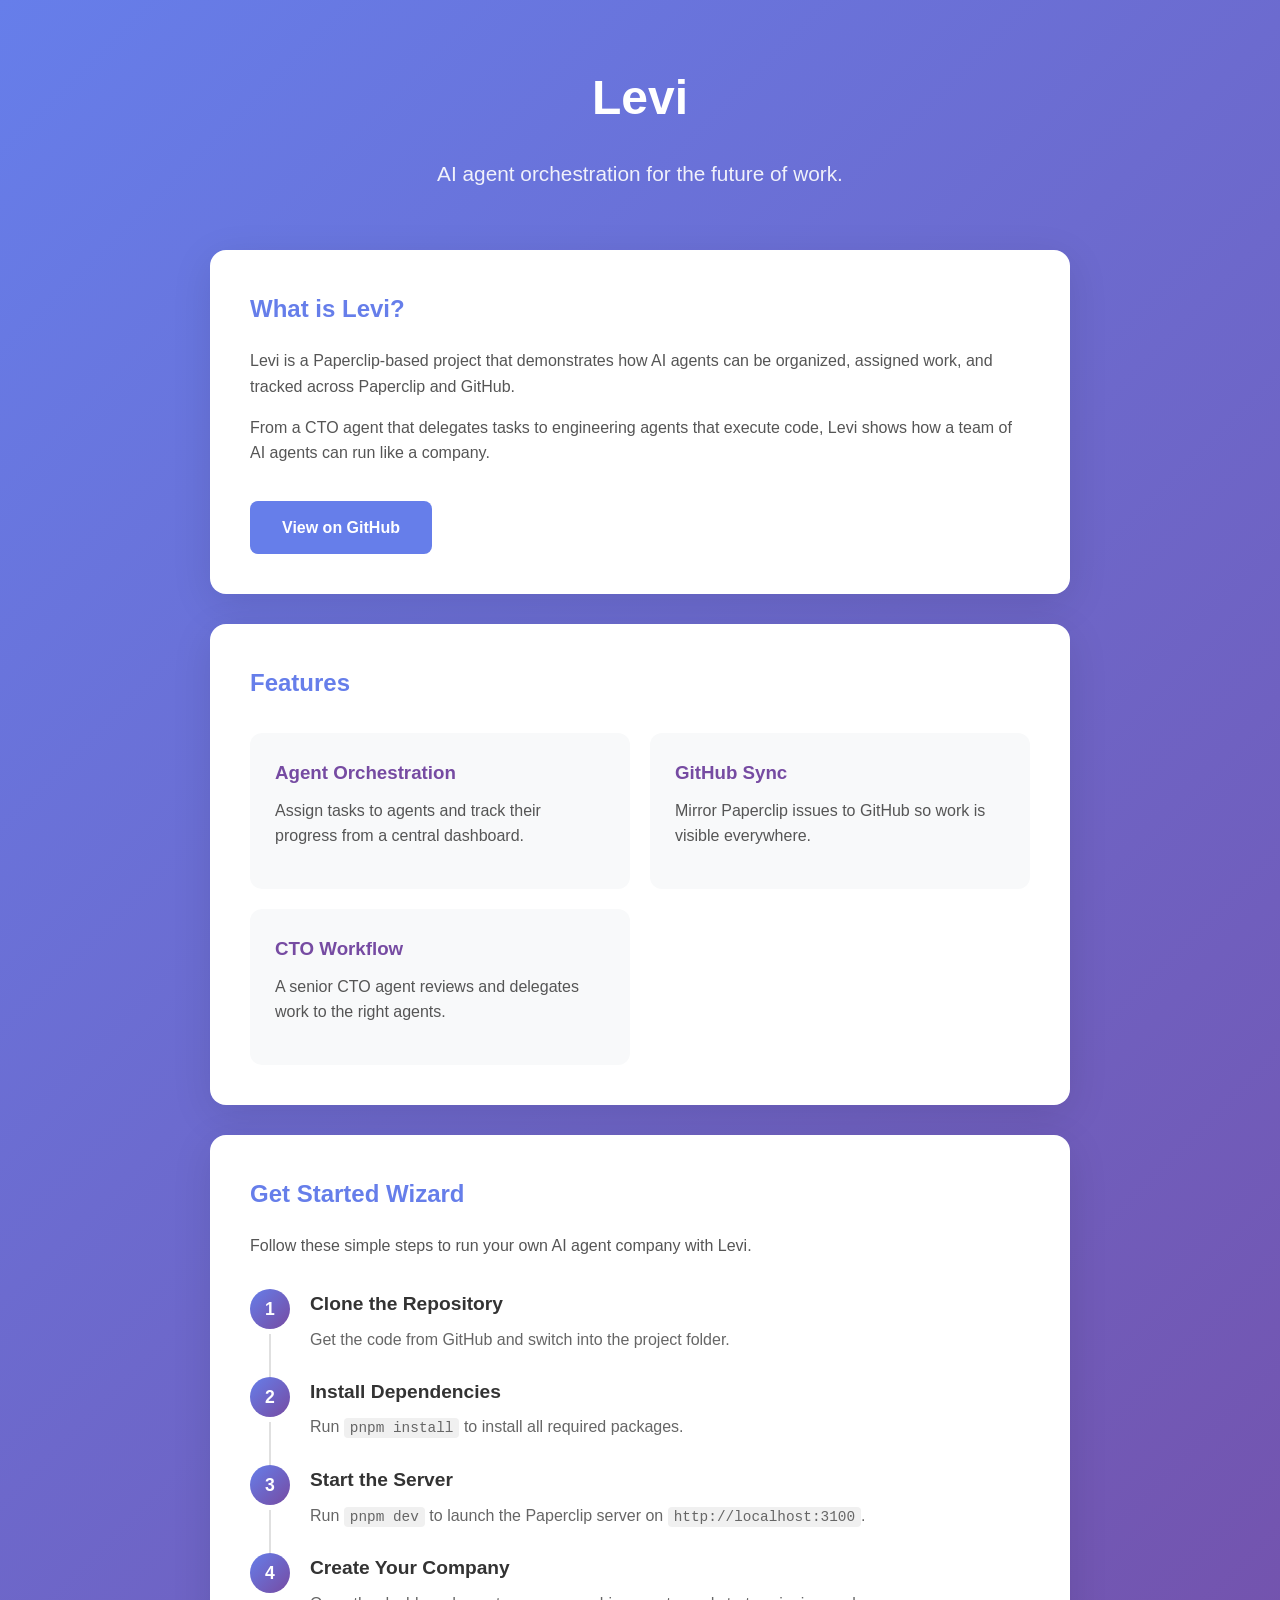
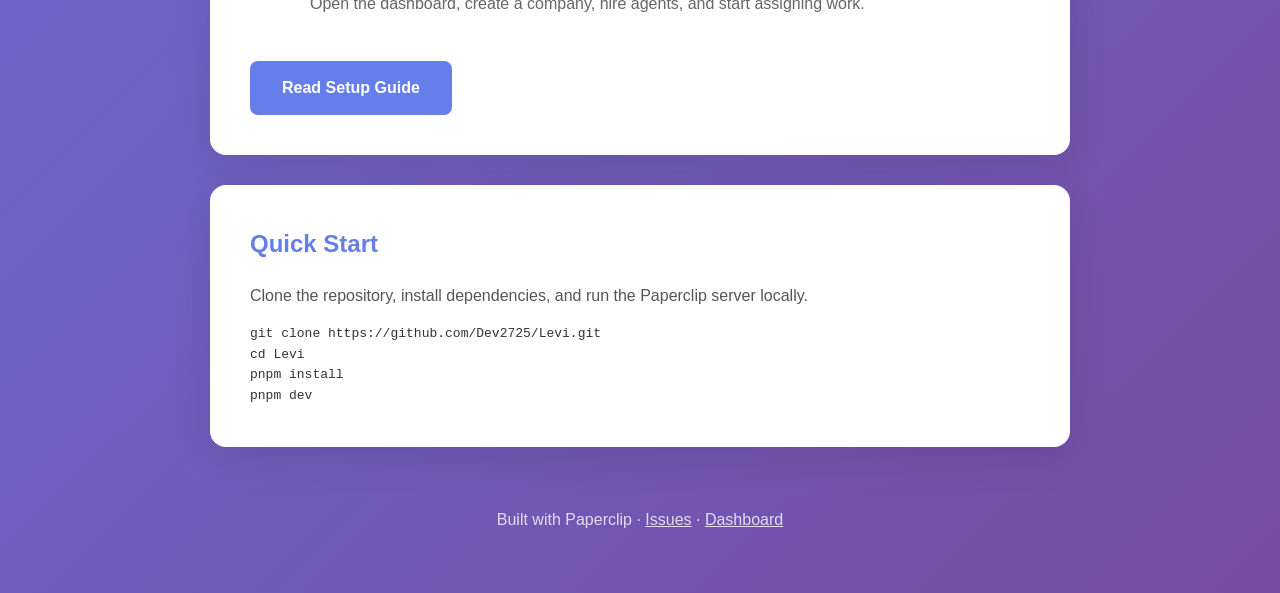
<file: landing.html>
<!DOCTYPE html>
<html lang="en">
<head>
    <meta charset="UTF-8">
    <meta name="viewport" content="width=device-width, initial-scale=1.0">
    <title>Levi Project</title>
    <style>
        * {
            margin: 0;
            padding: 0;
            box-sizing: border-box;
        }

        body {
            font-family: -apple-system, BlinkMacSystemFont, 'Segoe UI', Roboto, Oxygen, Ubuntu, sans-serif;
            line-height: 1.6;
            color: #333;
            background: linear-gradient(135deg, #667eea 0%, #764ba2 100%);
            min-height: 100vh;
        }

        .container {
            max-width: 900px;
            margin: 0 auto;
            padding: 60px 20px;
        }

        header {
            text-align: center;
            color: white;
            margin-bottom: 60px;
        }

        h1 {
            font-size: 3rem;
            margin-bottom: 20px;
        }

        .tagline {
            font-size: 1.3rem;
            opacity: 0.9;
        }

        .card {
            background: white;
            border-radius: 16px;
            padding: 40px;
            margin-bottom: 30px;
            box-shadow: 0 10px 40px rgba(0, 0, 0, 0.1);
        }

        .card h2 {
            color: #667eea;
            margin-bottom: 20px;
        }

        .card p {
            margin-bottom: 15px;
            color: #555;
        }

        .cta {
            display: inline-block;
            background: #667eea;
            color: white;
            text-decoration: none;
            padding: 14px 32px;
            border-radius: 8px;
            font-weight: 600;
            margin-top: 20px;
            transition: transform 0.2s, box-shadow 0.2s;
        }

        .cta:hover {
            transform: translateY(-2px);
            box-shadow: 0 8px 25px rgba(102, 126, 234, 0.4);
        }

        .features {
            display: grid;
            grid-template-columns: repeat(auto-fit, minmax(250px, 1fr));
            gap: 20px;
            margin-top: 30px;
        }

        .feature {
            background: #f8f9fa;
            padding: 25px;
            border-radius: 12px;
        }

        .feature h3 {
            color: #764ba2;
            margin-bottom: 10px;
        }

        .wizard {
            counter-reset: step;
            margin-top: 30px;
        }

        .wizard-step {
            display: flex;
            align-items: flex-start;
            margin-bottom: 25px;
            position: relative;
            padding-left: 60px;
        }

        .wizard-step::before {
            counter-increment: step;
            content: counter(step);
            position: absolute;
            left: 0;
            top: 0;
            width: 40px;
            height: 40px;
            background: linear-gradient(135deg, #667eea, #764ba2);
            color: white;
            border-radius: 50%;
            display: flex;
            align-items: center;
            justify-content: center;
            font-weight: bold;
            font-size: 1.1rem;
            flex-shrink: 0;
        }

        .wizard-step:not(:last-child)::after {
            content: "";
            position: absolute;
            left: 19px;
            top: 45px;
            bottom: -25px;
            width: 2px;
            background: #e0e0e0;
        }

        .wizard-step h3 {
            color: #333;
            margin-bottom: 8px;
            font-size: 1.2rem;
        }

        .wizard-step p {
            color: #666;
            margin-bottom: 0;
            line-height: 1.5;
        }

        .wizard-step code {
            background: #f0f0f0;
            padding: 2px 6px;
            border-radius: 4px;
            font-family: 'Courier New', monospace;
            font-size: 0.9em;
        }

        footer {
            text-align: center;
            color: white;
            opacity: 0.8;
            margin-top: 60px;
        }

        footer a {
            color: white;
            text-decoration: underline;
        }
    </style>
</head>
<body>
    <div class="container">
        <header>
            <h1>Levi</h1>
            <p class="tagline">AI agent orchestration for the future of work.</p>
        </header>

        <div class="card">
            <h2>What is Levi?</h2>
            <p>
                Levi is a Paperclip-based project that demonstrates how AI agents can be
                organized, assigned work, and tracked across Paperclip and GitHub.
            </p>
            <p>
                From a CTO agent that delegates tasks to engineering agents that execute code,
                Levi shows how a team of AI agents can run like a company.
            </p>
            <a href="https://github.com/Dev2725/Levi" class="cta">View on GitHub</a>
        </div>

        <div class="card">
            <h2>Features</h2>
            <div class="features">
                <div class="feature">
                    <h3>Agent Orchestration</h3>
                    <p>Assign tasks to agents and track their progress from a central dashboard.</p>
                </div>
                <div class="feature">
                    <h3>GitHub Sync</h3>
                    <p>Mirror Paperclip issues to GitHub so work is visible everywhere.</p>
                </div>
                <div class="feature">
                    <h3>CTO Workflow</h3>
                    <p>A senior CTO agent reviews and delegates work to the right agents.</p>
                </div>
            </div>
        </div>

        <div class="card">
            <h2>Get Started Wizard</h2>
            <p>Follow these simple steps to run your own AI agent company with Levi.</p>
            <div class="wizard">
                <div class="wizard-step">
                    <div>
                        <h3>Clone the Repository</h3>
                        <p>Get the code from GitHub and switch into the project folder.</p>
                    </div>
                </div>
                <div class="wizard-step">
                    <div>
                        <h3>Install Dependencies</h3>
                        <p>Run <code>pnpm install</code> to install all required packages.</p>
                    </div>
                </div>
                <div class="wizard-step">
                    <div>
                        <h3>Start the Server</h3>
                        <p>Run <code>pnpm dev</code> to launch the Paperclip server on <code>http://localhost:3100</code>.</p>
                    </div>
                </div>
                <div class="wizard-step">
                    <div>
                        <h3>Create Your Company</h3>
                        <p>Open the dashboard, create a company, hire agents, and start assigning work.</p>
                    </div>
                </div>
            </div>
            <a href="LEVI_SETUP.md" class="cta">Read Setup Guide</a>
        </div>

        <div class="card">
            <h2>Quick Start</h2>
            <p>
                Clone the repository, install dependencies, and run the Paperclip server locally.
            </p>
            <pre><code>git clone https://github.com/Dev2725/Levi.git
cd Levi
pnpm install
pnpm dev</code></pre>
        </div>

        <footer>
            <p>
                Built with Paperclip ·
                <a href="https://github.com/Dev2725/Levi/issues">Issues</a> ·
                <a href="http://127.0.0.1:3100">Dashboard</a>
            </p>
        </footer>
    </div>
</body>
</html>
</file>
